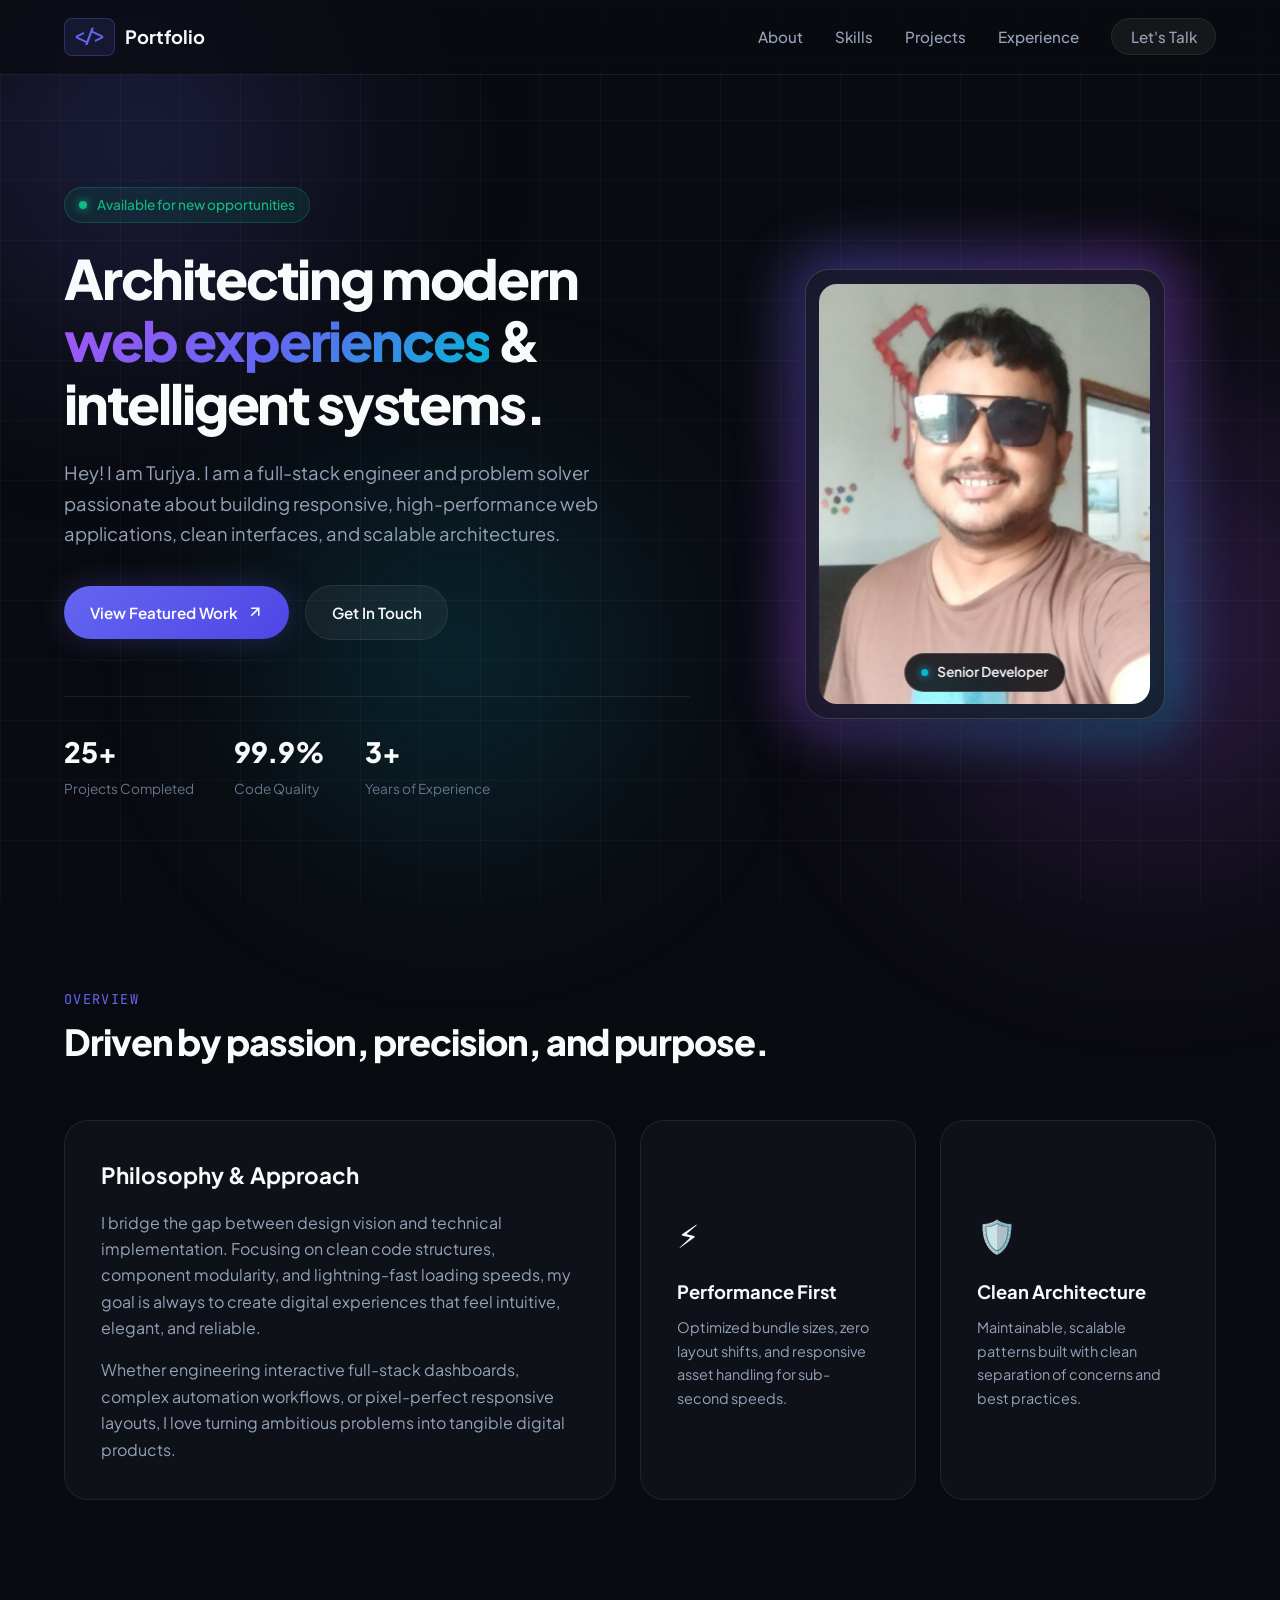
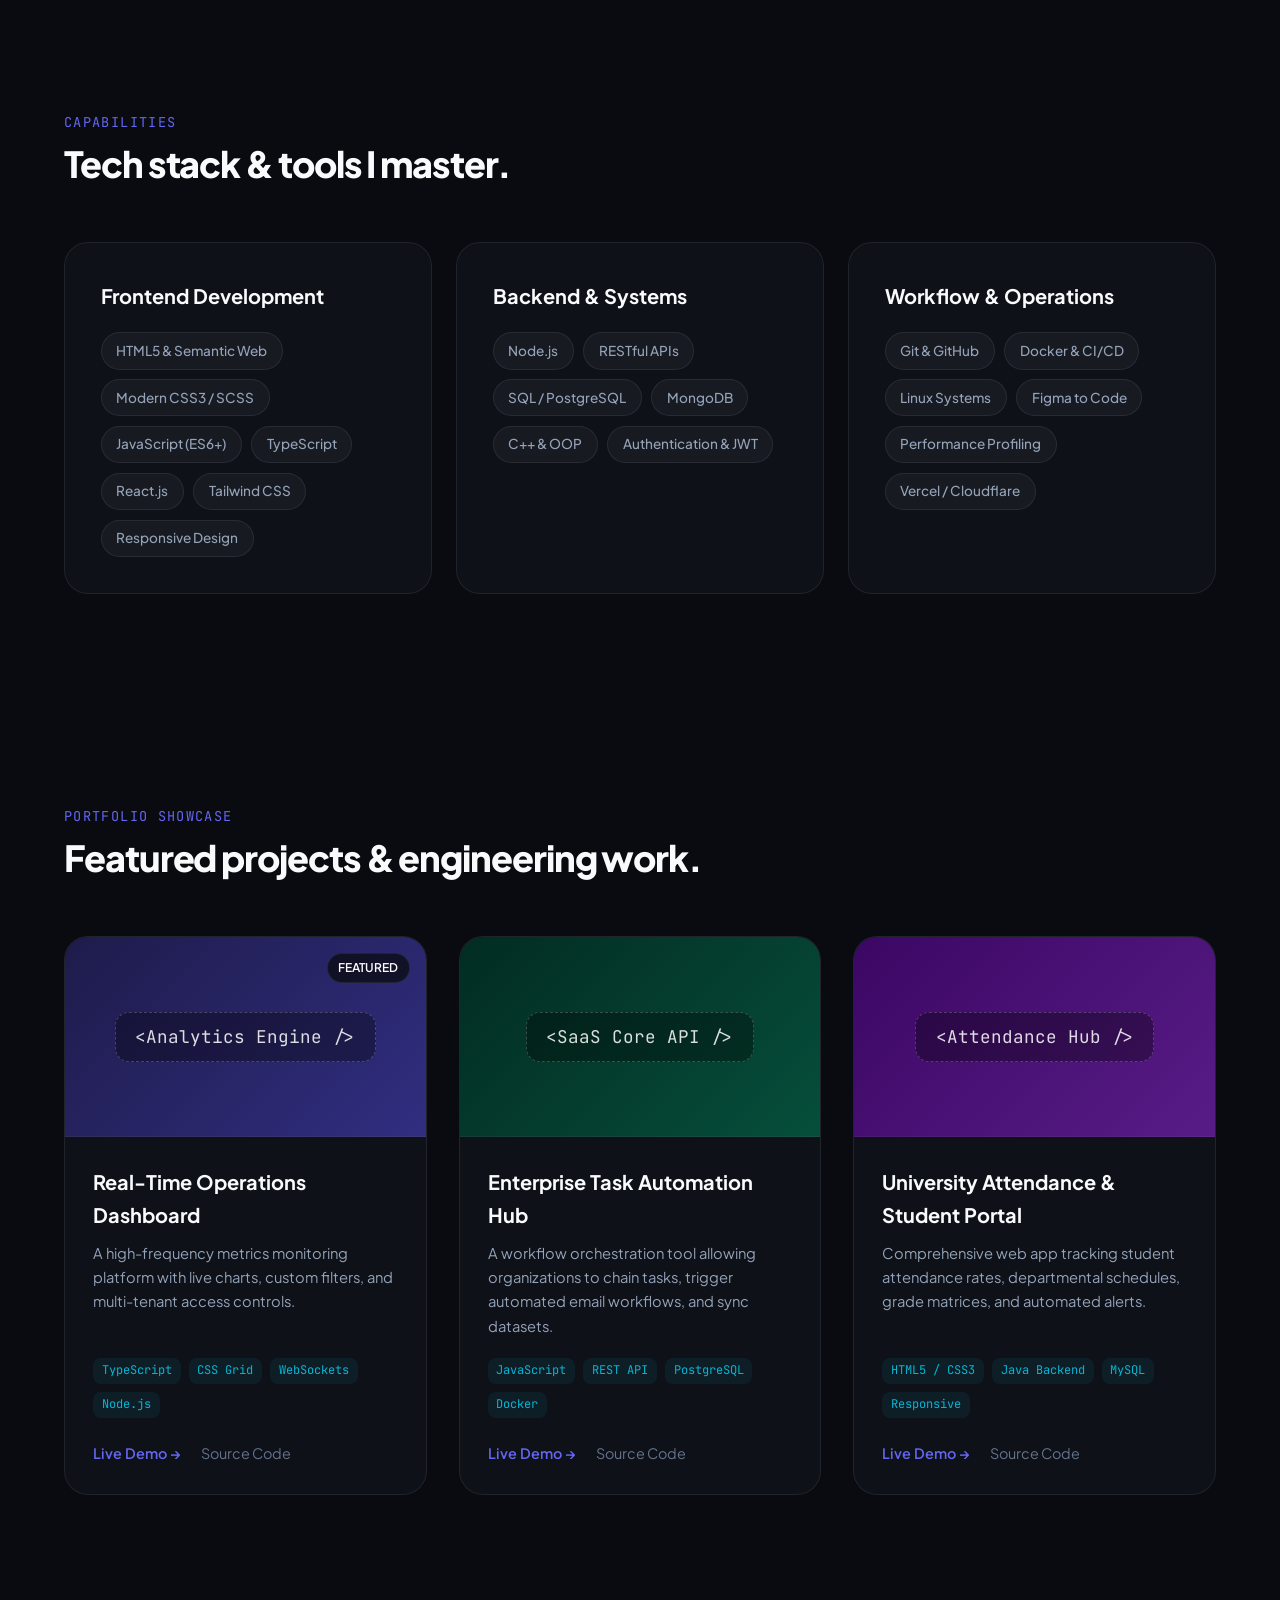
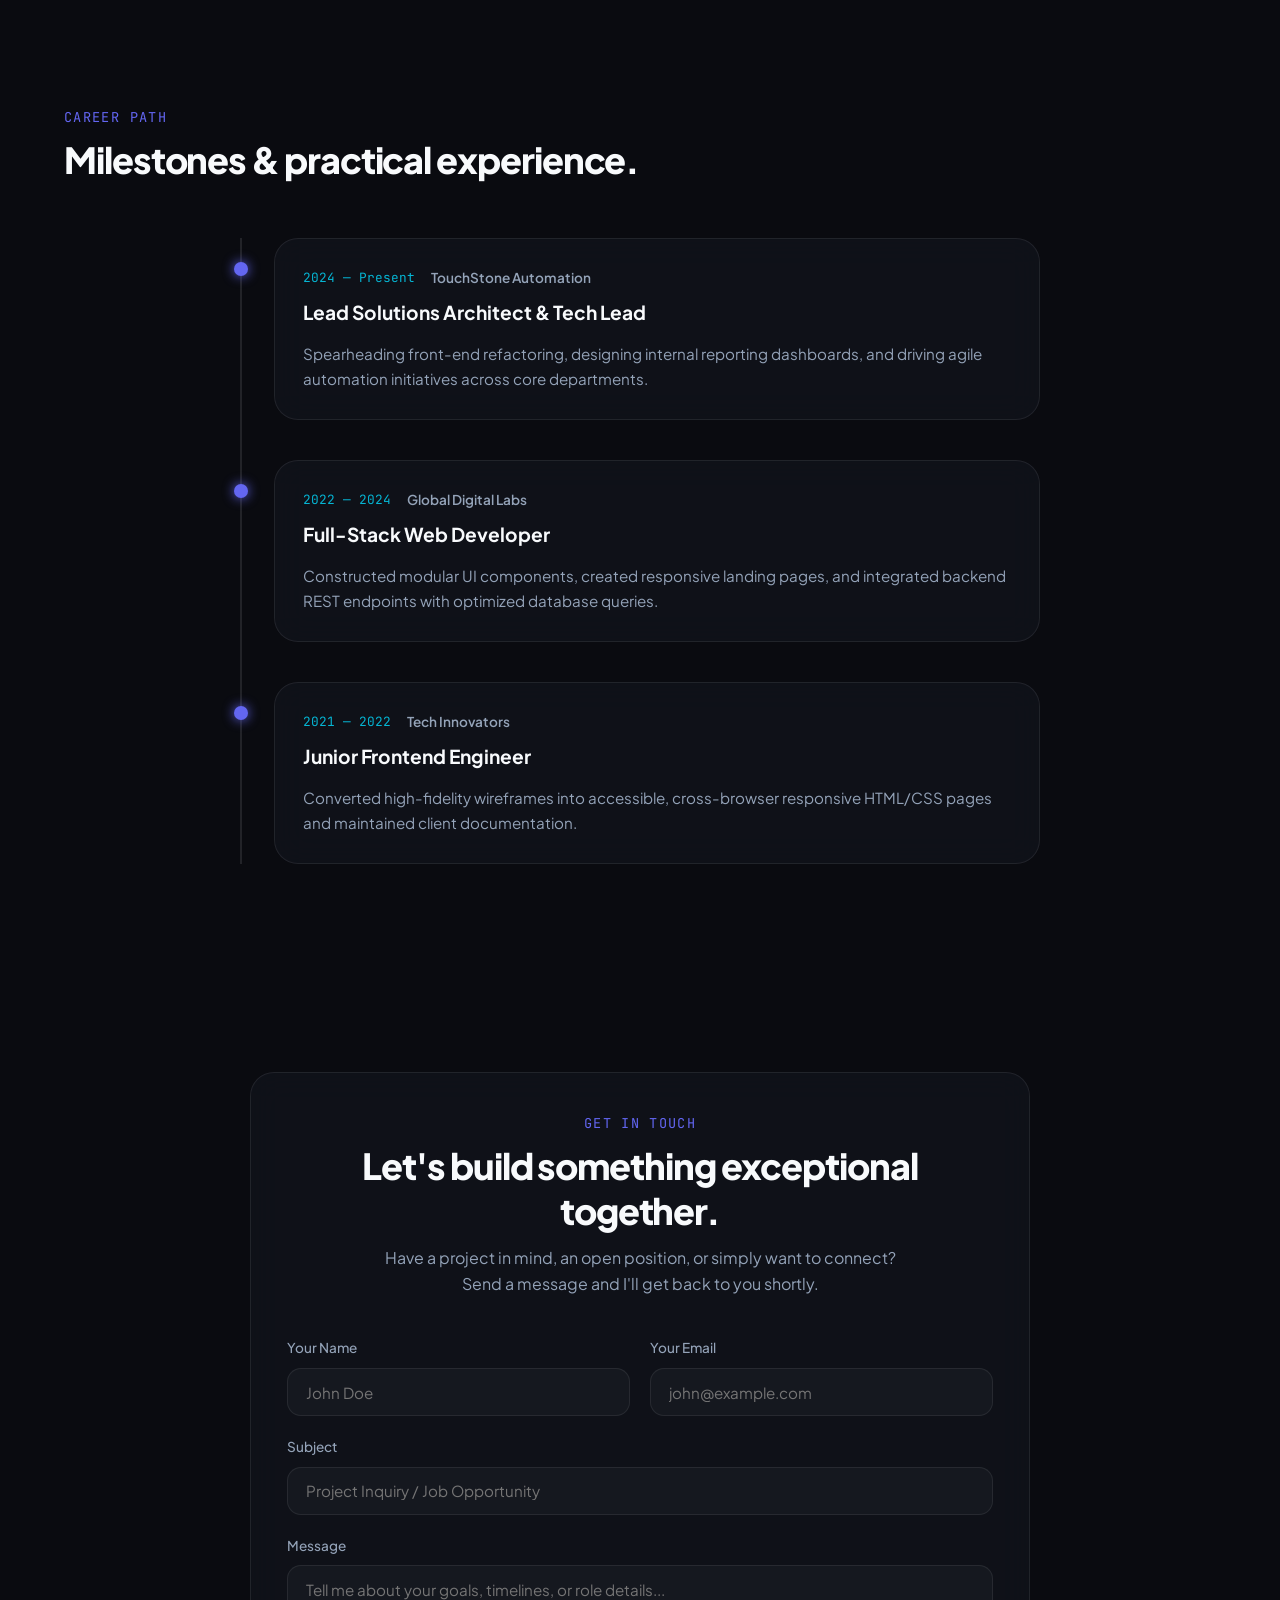
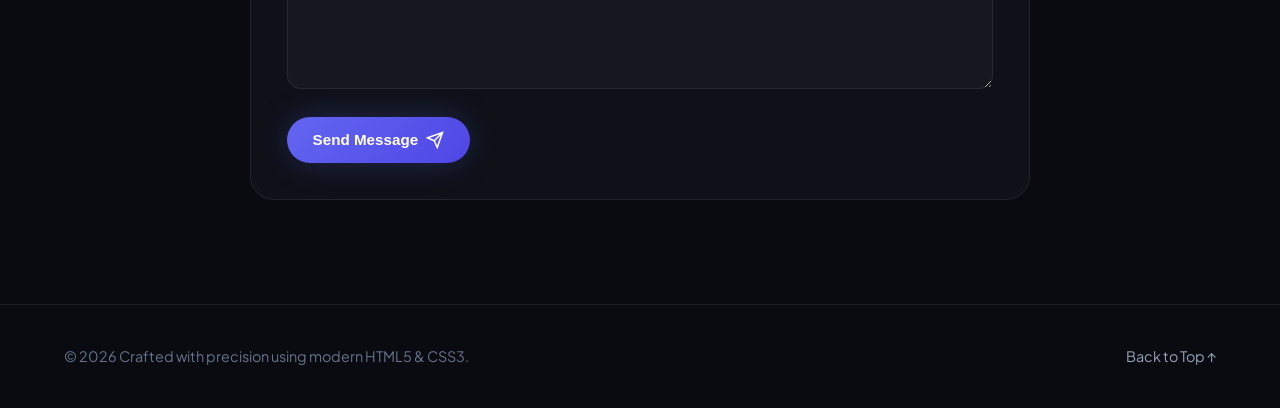
<file: index.html>
<!DOCTYPE html>
<html lang="en">
<head>
  <meta charset="UTF-8">
  <meta name="viewport" content="width=device-width, initial-scale=1.0">
  <title>Portfolio — Developer & Engineer</title>
  
  <!-- Google Fonts -->
  <link rel="preconnect" href="https://fonts.googleapis.com">
  <link rel="preconnect" href="https://fonts.gstatic.com" crossorigin>
  <link href="https://fonts.googleapis.com/css2?family=JetBrains+Mono:wght@400;600&family=Plus+Jakarta+Sans:wght@400;500;600;700;800&display=swap" rel="stylesheet">
  
  <!-- Stylesheet -->
  <link rel="stylesheet" href=" css_code.css"> 
</head>
<body>

  <!-- Ambient Glowing Background Elements -->
  <div class="glow-orb orb-1" aria-hidden="true"></div>
  <div class="glow-orb orb-2" aria-hidden="true"></div>
  <div class="glow-orb orb-3" aria-hidden="true"></div>
  <div class="bg-grid-overlay" aria-hidden="true"></div>

  <!-- Navigation Bar -->
  <header class="site-header">
    <nav class="nav-container">
      <a href="#hero" class="brand-logo">
        <span class="logo-symbol">&lt;/&gt;</span>
        <span class="logo-text">Portfolio</span>
      </a>

      <ul class="nav-links">
        <li><a href="#about">About</a></li>
        <li><a href="#skills">Skills</a></li>
        <li><a href="#projects">Projects</a></li>
        <li><a href="#experience">Experience</a></li>
        <li><a href="#contact" class="btn-nav">Let's Talk</a></li>
      </ul>
    </nav>
  </header>

  <main>
    <!-- Hero Section -->
    <section id="hero" class="hero-section">
      <div class="container hero-layout">
        
        <!-- Hero Text Content -->
        <div class="hero-content">
          <div class="status-badge">
            <span class="pulse-indicator"></span>
            Available for new opportunities
          </div>
          
          <h1 class="hero-title">
            Architecting modern <span class="gradient-text">web experiences</span> & intelligent systems.
          </h1>
          
          <p class="hero-description">
           Hey! I am  <bold>Turjya</bold>. I am a full-stack engineer and problem solver passionate about building responsive, high-performance web applications, clean interfaces, and scalable architectures.
          </p>

          <div class="hero-cta-group">
            <a href="#projects" class="btn btn-primary">
              View Featured Work
              <svg width="18" height="18" viewBox="0 0 24 24" fill="none" stroke="currentColor" stroke-width="2"><path d="M7 17l9.2-9.2M17 17V7H7"/></svg>
            </a>
            <a href="#contact" class="btn btn-secondary">Get In Touch</a>
          </div>

          <!-- Quick Stats Counter Strip -->
          <div class="hero-stats">
            <div class="stat-card">
              <span class="stat-number">25+</span>
              <span class="stat-label">Projects Completed</span>
            </div>
            <div class="stat-card">
              <span class="stat-number">99.9%</span>
              <span class="stat-label">Code Quality</span>
            </div>
            <div class="stat-card">
              <span class="stat-number">3+</span>
              <span class="stat-label">Years of Experience</span>
            </div>
          </div>
        </div>

        <!-- Hero Profile Picture Showcase -->
        <div class="hero-visual">
          <div class="avatar-card-wrapper">
            <div class="avatar-glow"></div>
            <div class="avatar-frame">
              <!-- PUT YOUR PICTURE HERE -->
              <img 
                src="turjoy.jpeg" 
                alt="Profile Portrait" 
                class="avatar-img"
                onerror="this.src='https://images.unsplash.com/photo-1534528741775-53994a69daeb?auto=format&fit=crop&w=700&q=80'"
              >
              <!-- Floating Card Tag -->
              <div class="avatar-tag">
                <span class="tag-status"></span>
                <span class="tag-name">Senior Developer</span>
              </div>
            </div>
          </div>
        </div>

      </div>
    </section>

    <!-- About Section -->
    <section id="about" class="section">
      <div class="container">
        <div class="section-header">
          <span class="section-tag">Overview</span>
          <h2 class="section-title">Driven by passion, precision, and purpose.</h2>
        </div>

        <div class="about-grid">
          <div class="card about-main-card">
            <h3>Philosophy & Approach</h3>
            <p>
              I bridge the gap between design vision and technical implementation. Focusing on clean code structures, component modularity, and lightning-fast loading speeds, my goal is always to create digital experiences that feel intuitive, elegant, and reliable.
            </p>
            <p>
              Whether engineering interactive full-stack dashboards, complex automation workflows, or pixel-perfect responsive layouts, I love turning ambitious problems into tangible digital products.
            </p>
          </div>

          <div class="card about-feature-card">
            <div class="feature-icon">⚡</div>
            <h4>Performance First</h4>
            <p>Optimized bundle sizes, zero layout shifts, and responsive asset handling for sub-second speeds.</p>
          </div>

          <div class="card about-feature-card">
            <div class="feature-icon">🛡️</div>
            <h4>Clean Architecture</h4>
            <p>Maintainable, scalable patterns built with clean separation of concerns and best practices.</p>
          </div>
        </div>
      </div>
    </section>

    <!-- Skills Section -->
    <section id="skills" class="section">
      <div class="container">
        <div class="section-header">
          <span class="section-tag">Capabilities</span>
          <h2 class="section-title">Tech stack & tools I master.</h2>
        </div>

        <div class="skills-grid">
          <!-- Skill Category: Frontend -->
          <div class="card skill-card">
            <h3 class="skill-category-title">Frontend Development</h3>
            <div class="skill-pills">
              <span class="skill-pill">HTML5 & Semantic Web</span>
              <span class="skill-pill">Modern CSS3 / SCSS</span>
              <span class="skill-pill">JavaScript (ES6+)</span>
              <span class="skill-pill">TypeScript</span>
              <span class="skill-pill">React.js</span>
              <span class="skill-pill">Tailwind CSS</span>
              <span class="skill-pill">Responsive Design</span>
            </div>
          </div>

          <!-- Skill Category: Backend & Data -->
          <div class="card skill-card">
            <h3 class="skill-category-title">Backend & Systems</h3>
            <div class="skill-pills">
              <span class="skill-pill">Node.js</span>
              <span class="skill-pill">RESTful APIs</span>
              <span class="skill-pill">SQL / PostgreSQL</span>
              <span class="skill-pill">MongoDB</span>
              <span class="skill-pill">C++ & OOP</span>
              <span class="skill-pill">Authentication & JWT</span>
            </div>
          </div>

          <!-- Skill Category: Tools & Workflow -->
          <div class="card skill-card">
            <h3 class="skill-category-title">Workflow & Operations</h3>
            <div class="skill-pills">
              <span class="skill-pill">Git & GitHub</span>
              <span class="skill-pill">Docker & CI/CD</span>
              <span class="skill-pill">Linux Systems</span>
              <span class="skill-pill">Figma to Code</span>
              <span class="skill-pill">Performance Profiling</span>
              <span class="skill-pill">Vercel / Cloudflare</span>
            </div>
          </div>
        </div>
      </div>
    </section>

    <!-- Projects Section -->
    <section id="projects" class="section">
      <div class="container">
        <div class="section-header">
          <span class="section-tag">Portfolio Showcase</span>
          <h2 class="section-title">Featured projects & engineering work.</h2>
        </div>

        <div class="projects-grid">
          <!-- Project Card 1 -->
          <article class="card project-card">
            <div class="project-preview preview-gradient-1">
              <div class="preview-badge">Featured</div>
              <div class="preview-mockup">&lt;Analytics Engine /&gt;</div>
            </div>
            <div class="project-body">
              <h3 class="project-title">Real-Time Operations Dashboard</h3>
              <p class="project-description">
                A high-frequency metrics monitoring platform with live charts, custom filters, and multi-tenant access controls.
              </p>
              <div class="project-tech-tags">
                <span>TypeScript</span>
                <span>CSS Grid</span>
                <span>WebSockets</span>
                <span>Node.js</span>
              </div>
              <div class="project-links">
                <a href="#" class="project-link">Live Demo →</a>
                <a href="#" class="project-link-secondary">Source Code</a>
              </div>
            </div>
          </article>

          <!-- Project Card 2 -->
          <article class="card project-card">
            <div class="project-preview preview-gradient-2">
              <div class="preview-mockup">&lt;SaaS Core API /&gt;</div>
            </div>
            <div class="project-body">
              <h3 class="project-title">Enterprise Task Automation Hub</h3>
              <p class="project-description">
                A workflow orchestration tool allowing organizations to chain tasks, trigger automated email workflows, and sync datasets.
              </p>
              <div class="project-tech-tags">
                <span>JavaScript</span>
                <span>REST API</span>
                <span>PostgreSQL</span>
                <span>Docker</span>
              </div>
              <div class="project-links">
                <a href="#" class="project-link">Live Demo →</a>
                <a href="#" class="project-link-secondary">Source Code</a>
              </div>
            </div>
          </article>

          <!-- Project Card 3 -->
          <article class="card project-card">
            <div class="project-preview preview-gradient-3">
              <div class="preview-mockup">&lt;Attendance Hub /&gt;</div>
            </div>
            <div class="project-body">
              <h3 class="project-title">University Attendance & Student Portal</h3>
              <p class="project-description">
                Comprehensive web app tracking student attendance rates, departmental schedules, grade matrices, and automated alerts.
              </p>
              <div class="project-tech-tags">
                <span>HTML5 / CSS3</span>
                <span>Java Backend</span>
                <span>MySQL</span>
                <span>Responsive</span>
              </div>
              <div class="project-links">
                <a href="#" class="project-link">Live Demo →</a>
                <a href="#" class="project-link-secondary">Source Code</a>
              </div>
            </div>
          </article>
        </div>
      </div>
    </section>

    <!-- Experience Timeline Section -->
    <section id="experience" class="section">
      <div class="container">
        <div class="section-header">
          <span class="section-tag">Career Path</span>
          <h2 class="section-title">Milestones & practical experience.</h2>
        </div>

        <div class="timeline">
          <!-- Timeline Item 1 -->
          <div class="timeline-item">
            <div class="timeline-dot"></div>
            <div class="card timeline-content">
              <div class="timeline-meta">
                <span class="timeline-period">2024 — Present</span>
                <span class="timeline-company">TouchStone Automation</span>
              </div>
              <h3 class="timeline-role">Lead Solutions Architect & Tech Lead</h3>
              <p>
                Spearheading front-end refactoring, designing internal reporting dashboards, and driving agile automation initiatives across core departments.
              </p>
            </div>
          </div>

          <!-- Timeline Item 2 -->
          <div class="timeline-item">
            <div class="timeline-dot"></div>
            <div class="card timeline-content">
              <div class="timeline-meta">
                <span class="timeline-period">2022 — 2024</span>
                <span class="timeline-company">Global Digital Labs</span>
              </div>
              <h3 class="timeline-role">Full-Stack Web Developer</h3>
              <p>
                Constructed modular UI components, created responsive landing pages, and integrated backend REST endpoints with optimized database queries.
              </p>
            </div>
          </div>

          <!-- Timeline Item 3 -->
          <div class="timeline-item">
            <div class="timeline-dot"></div>
            <div class="card timeline-content">
              <div class="timeline-meta">
                <span class="timeline-period">2021 — 2022</span>
                <span class="timeline-company">Tech Innovators</span>
              </div>
              <h3 class="timeline-role">Junior Frontend Engineer</h3>
              <p>
                Converted high-fidelity wireframes into accessible, cross-browser responsive HTML/CSS pages and maintained client documentation.
              </p>
            </div>
          </div>
        </div>
      </div>
    </section>

    <!-- Contact Section -->
    <section id="contact" class="section">
      <div class="container">
        <div class="card contact-card">
          <div class="contact-header">
            <span class="section-tag">Get in Touch</span>
            <h2 class="section-title">Let's build something exceptional together.</h2>
            <p class="contact-subtitle">
              Have a project in mind, an open position, or simply want to connect? Send a message and I'll get back to you shortly.
            </p>
          </div>

          <form class="contact-form" onsubmit="event.preventDefault(); alert('Message sent successfully!');">
            <div class="form-row">
              <div class="form-group">
                <label for="name">Your Name</label>
                <input type="text" id="name" placeholder="John Doe" required>
              </div>
              <div class="form-group">
                <label for="email">Your Email</label>
                <input type="email" id="email" placeholder="john@example.com" required>
              </div>
            </div>
            
            <div class="form-group">
              <label for="subject">Subject</label>
              <input type="text" id="subject" placeholder="Project Inquiry / Job Opportunity" required>
            </div>

            <div class="form-group">
              <label for="message">Message</label>
              <textarea id="message" rows="5" placeholder="Tell me about your goals, timelines, or role details..." required></textarea>
            </div>

            <button type="submit" class="btn btn-primary btn-submit">
              Send Message
              <svg width="18" height="18" viewBox="0 0 24 24" fill="none" stroke="currentColor" stroke-width="2"><path d="M22 2L11 13M22 2l-7 20-4-9-9-4 20-7z"/></svg>
            </button>
          </form>
        </div>
      </div>
    </section>
  </main>

  <!-- Footer -->
  <footer class="site-footer">
    <div class="container footer-content">
      <p>© 2026 Crafted with precision using modern HTML5 & CSS3.</p>
      <div class="footer-links">
        <a href="#hero">Back to Top ↑</a>
      </div>
    </div>
  </footer>

</body>
</html>
</file>
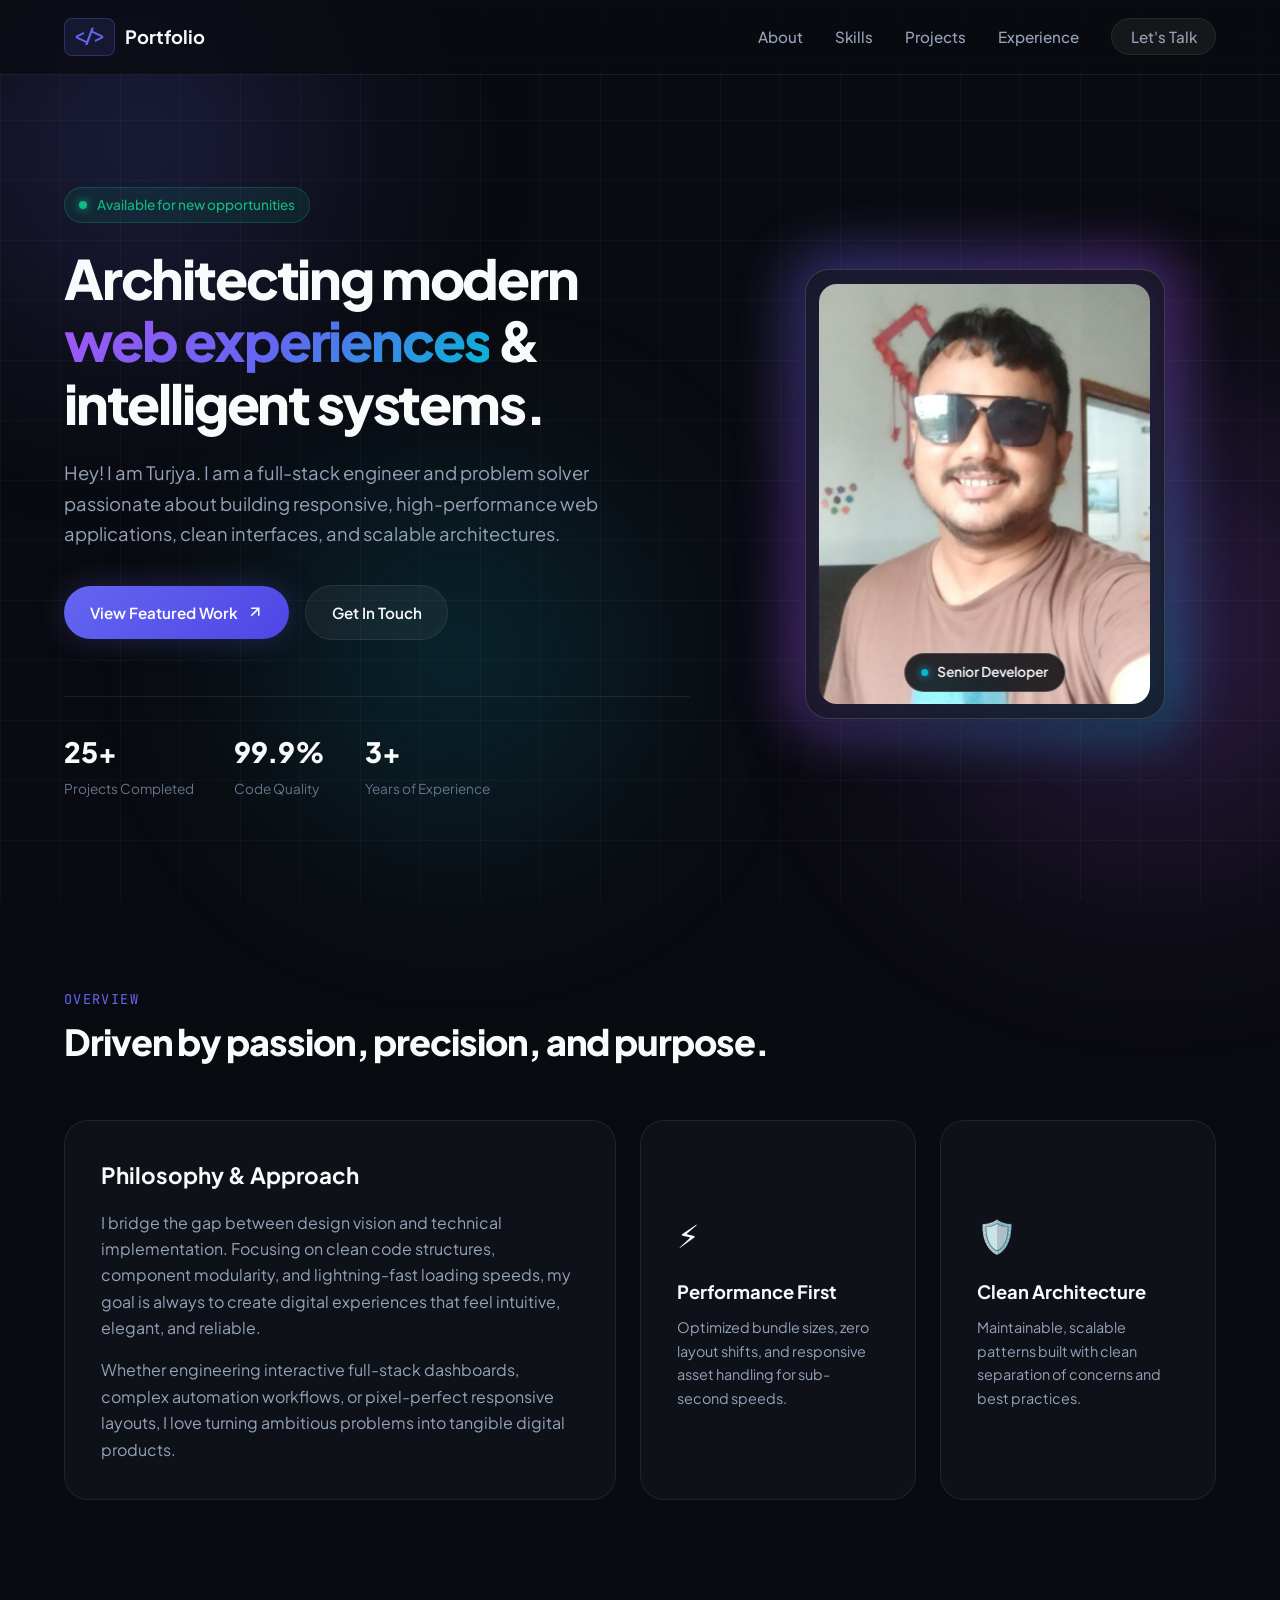
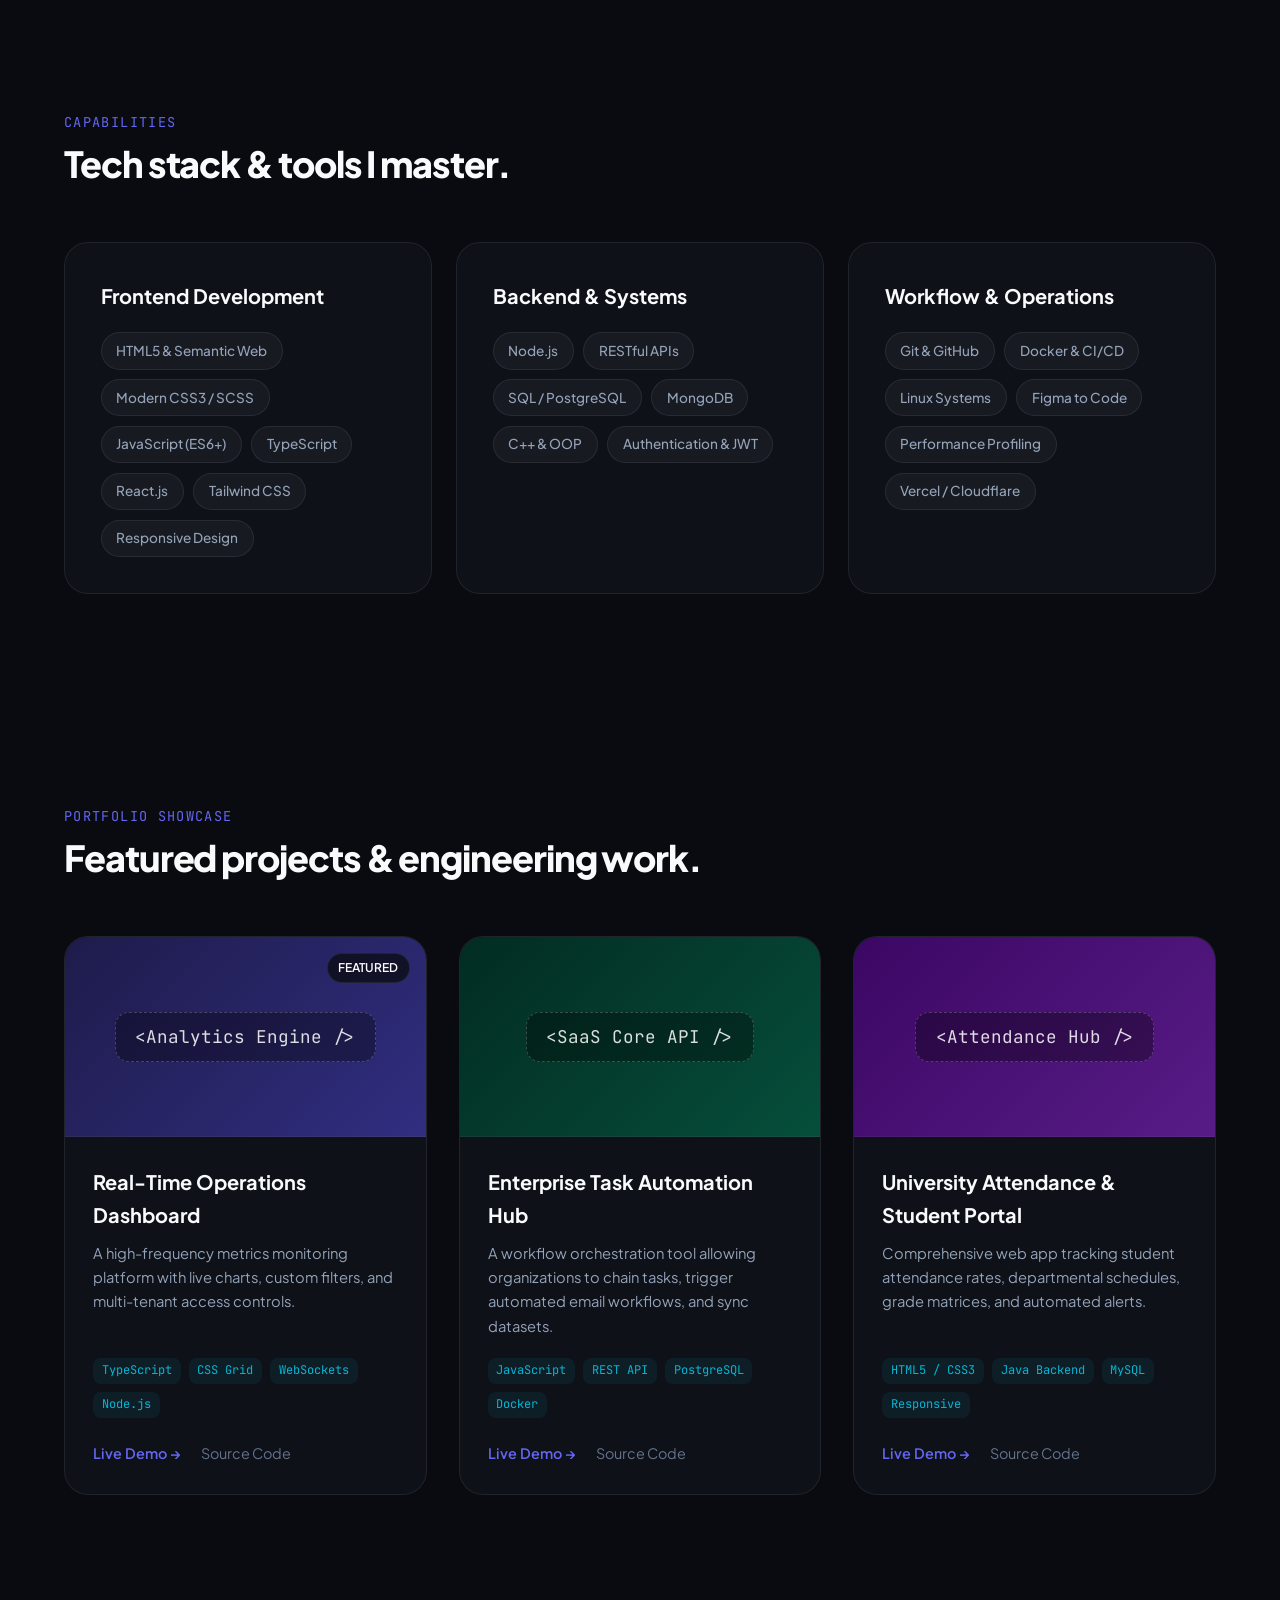
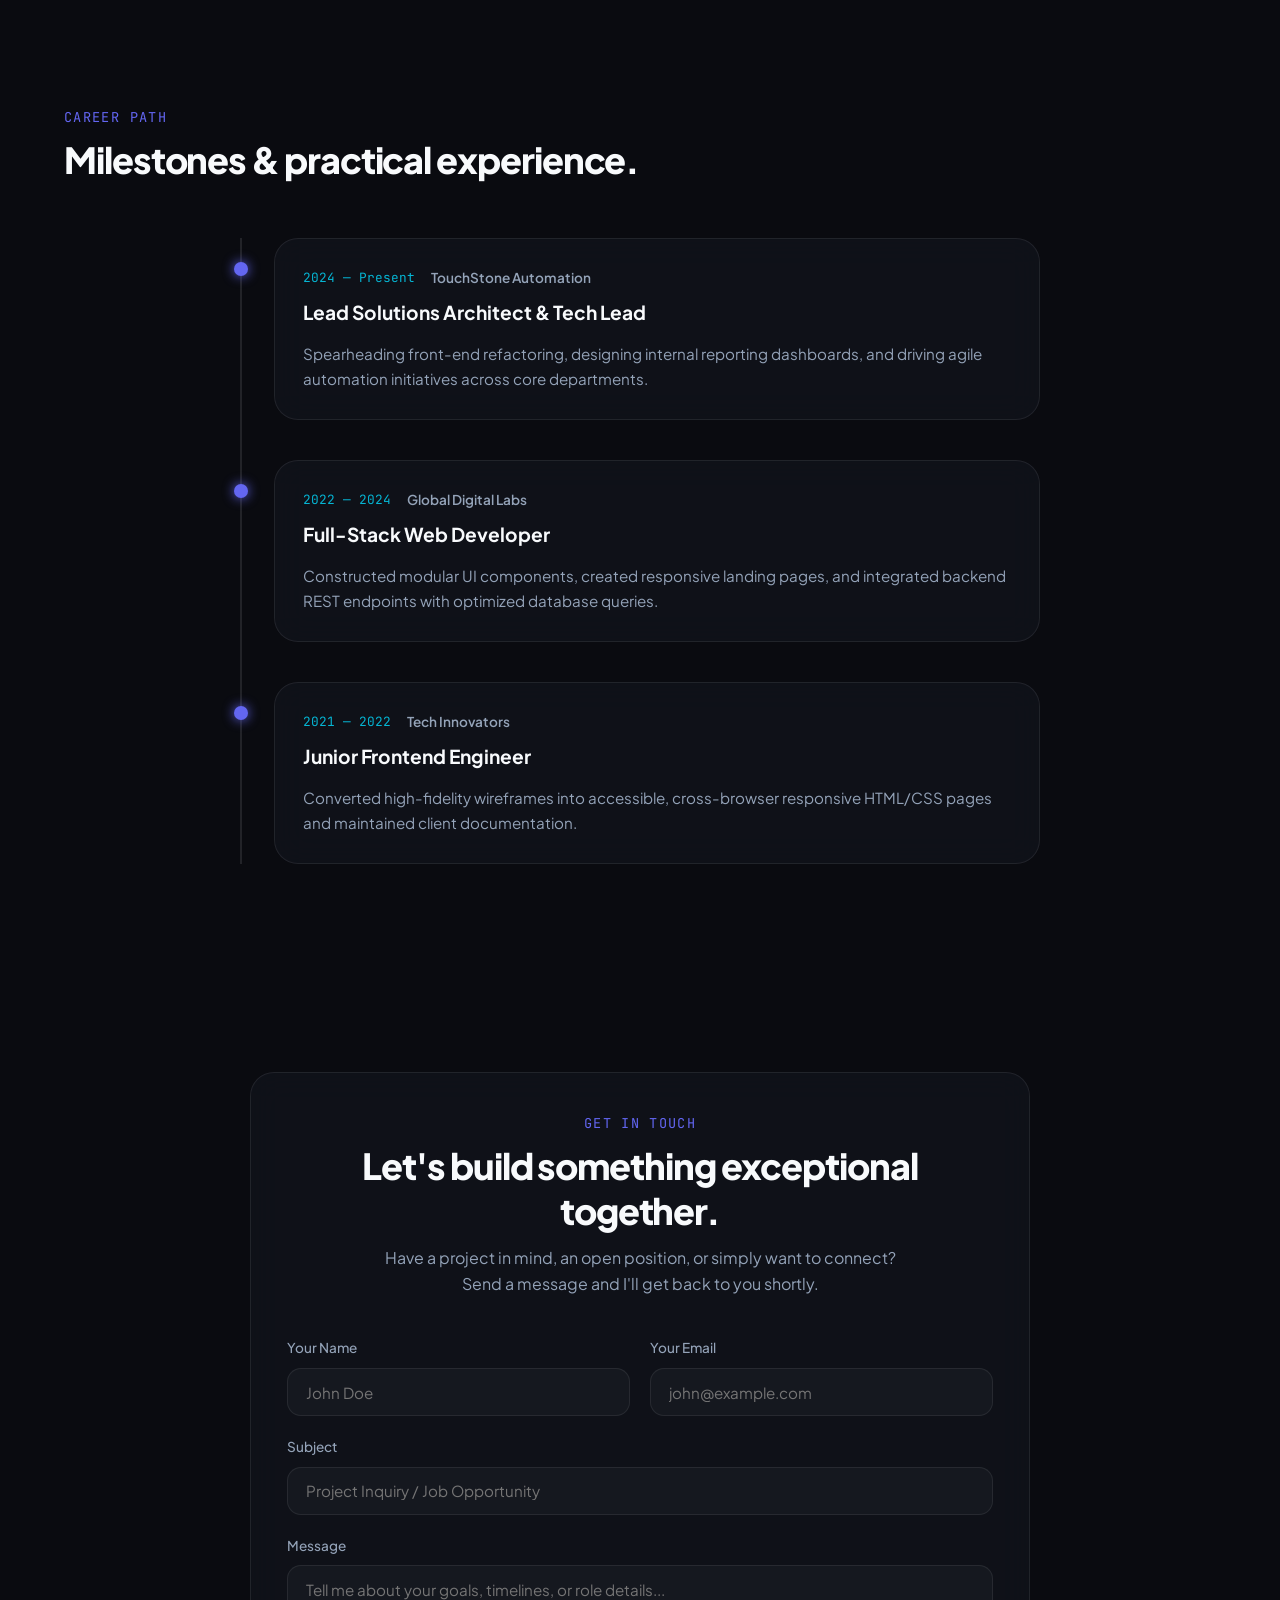
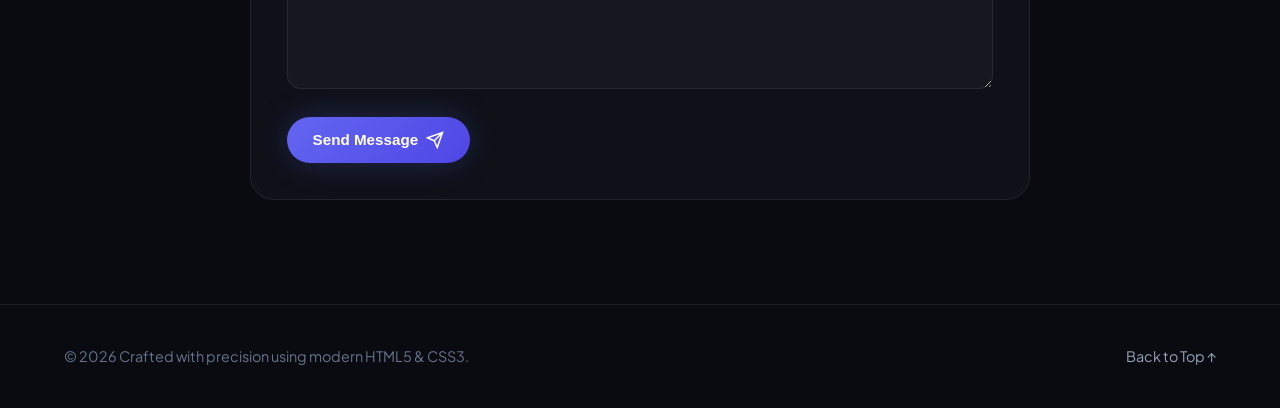
<file: html_code.html>
<!DOCTYPE html>
<html lang="en">
<head>
  <meta charset="UTF-8">
  <meta name="viewport" content="width=device-width, initial-scale=1.0">
  <title>Portfolio — Developer & Engineer</title>
  
  <!-- Google Fonts -->
  <link rel="preconnect" href="https://fonts.googleapis.com">
  <link rel="preconnect" href="https://fonts.gstatic.com" crossorigin>
  <link href="https://fonts.googleapis.com/css2?family=JetBrains+Mono:wght@400;600&family=Plus+Jakarta+Sans:wght@400;500;600;700;800&display=swap" rel="stylesheet">
  
  <!-- Stylesheet -->
  <link rel="stylesheet" href=" css_code.css"> 
</head>
<body>

  <!-- Ambient Glowing Background Elements -->
  <div class="glow-orb orb-1" aria-hidden="true"></div>
  <div class="glow-orb orb-2" aria-hidden="true"></div>
  <div class="glow-orb orb-3" aria-hidden="true"></div>
  <div class="bg-grid-overlay" aria-hidden="true"></div>

  <!-- Navigation Bar -->
  <header class="site-header">
    <nav class="nav-container">
      <a href="#hero" class="brand-logo">
        <span class="logo-symbol">&lt;/&gt;</span>
        <span class="logo-text">Portfolio</span>
      </a>

      <ul class="nav-links">
        <li><a href="#about">About</a></li>
        <li><a href="#skills">Skills</a></li>
        <li><a href="#projects">Projects</a></li>
        <li><a href="#experience">Experience</a></li>
        <li><a href="#contact" class="btn-nav">Let's Talk</a></li>
      </ul>
    </nav>
  </header>

  <main>
    <!-- Hero Section -->
    <section id="hero" class="hero-section">
      <div class="container hero-layout">
        
        <!-- Hero Text Content -->
        <div class="hero-content">
          <div class="status-badge">
            <span class="pulse-indicator"></span>
            Available for new opportunities
          </div>
          
          <h1 class="hero-title">
            Architecting modern <span class="gradient-text">web experiences</span> & intelligent systems.
          </h1>
          
          <p class="hero-description">
           Hey! I am  <bold>Turjya</bold>. I am a full-stack engineer and problem solver passionate about building responsive, high-performance web applications, clean interfaces, and scalable architectures.
          </p>

          <div class="hero-cta-group">
            <a href="#projects" class="btn btn-primary">
              View Featured Work
              <svg width="18" height="18" viewBox="0 0 24 24" fill="none" stroke="currentColor" stroke-width="2"><path d="M7 17l9.2-9.2M17 17V7H7"/></svg>
            </a>
            <a href="#contact" class="btn btn-secondary">Get In Touch</a>
          </div>

          <!-- Quick Stats Counter Strip -->
          <div class="hero-stats">
            <div class="stat-card">
              <span class="stat-number">25+</span>
              <span class="stat-label">Projects Completed</span>
            </div>
            <div class="stat-card">
              <span class="stat-number">99.9%</span>
              <span class="stat-label">Code Quality</span>
            </div>
            <div class="stat-card">
              <span class="stat-number">3+</span>
              <span class="stat-label">Years of Experience</span>
            </div>
          </div>
        </div>

        <!-- Hero Profile Picture Showcase -->
        <div class="hero-visual">
          <div class="avatar-card-wrapper">
            <div class="avatar-glow"></div>
            <div class="avatar-frame">
              <!-- PUT YOUR PICTURE HERE -->
              <img 
                src="turjoy.jpeg" 
                alt="Profile Portrait" 
                class="avatar-img"
                onerror="this.src='https://images.unsplash.com/photo-1534528741775-53994a69daeb?auto=format&fit=crop&w=700&q=80'"
              >
              <!-- Floating Card Tag -->
              <div class="avatar-tag">
                <span class="tag-status"></span>
                <span class="tag-name">Senior Developer</span>
              </div>
            </div>
          </div>
        </div>

      </div>
    </section>

    <!-- About Section -->
    <section id="about" class="section">
      <div class="container">
        <div class="section-header">
          <span class="section-tag">Overview</span>
          <h2 class="section-title">Driven by passion, precision, and purpose.</h2>
        </div>

        <div class="about-grid">
          <div class="card about-main-card">
            <h3>Philosophy & Approach</h3>
            <p>
              I bridge the gap between design vision and technical implementation. Focusing on clean code structures, component modularity, and lightning-fast loading speeds, my goal is always to create digital experiences that feel intuitive, elegant, and reliable.
            </p>
            <p>
              Whether engineering interactive full-stack dashboards, complex automation workflows, or pixel-perfect responsive layouts, I love turning ambitious problems into tangible digital products.
            </p>
          </div>

          <div class="card about-feature-card">
            <div class="feature-icon">⚡</div>
            <h4>Performance First</h4>
            <p>Optimized bundle sizes, zero layout shifts, and responsive asset handling for sub-second speeds.</p>
          </div>

          <div class="card about-feature-card">
            <div class="feature-icon">🛡️</div>
            <h4>Clean Architecture</h4>
            <p>Maintainable, scalable patterns built with clean separation of concerns and best practices.</p>
          </div>
        </div>
      </div>
    </section>

    <!-- Skills Section -->
    <section id="skills" class="section">
      <div class="container">
        <div class="section-header">
          <span class="section-tag">Capabilities</span>
          <h2 class="section-title">Tech stack & tools I master.</h2>
        </div>

        <div class="skills-grid">
          <!-- Skill Category: Frontend -->
          <div class="card skill-card">
            <h3 class="skill-category-title">Frontend Development</h3>
            <div class="skill-pills">
              <span class="skill-pill">HTML5 & Semantic Web</span>
              <span class="skill-pill">Modern CSS3 / SCSS</span>
              <span class="skill-pill">JavaScript (ES6+)</span>
              <span class="skill-pill">TypeScript</span>
              <span class="skill-pill">React.js</span>
              <span class="skill-pill">Tailwind CSS</span>
              <span class="skill-pill">Responsive Design</span>
            </div>
          </div>

          <!-- Skill Category: Backend & Data -->
          <div class="card skill-card">
            <h3 class="skill-category-title">Backend & Systems</h3>
            <div class="skill-pills">
              <span class="skill-pill">Node.js</span>
              <span class="skill-pill">RESTful APIs</span>
              <span class="skill-pill">SQL / PostgreSQL</span>
              <span class="skill-pill">MongoDB</span>
              <span class="skill-pill">C++ & OOP</span>
              <span class="skill-pill">Authentication & JWT</span>
            </div>
          </div>

          <!-- Skill Category: Tools & Workflow -->
          <div class="card skill-card">
            <h3 class="skill-category-title">Workflow & Operations</h3>
            <div class="skill-pills">
              <span class="skill-pill">Git & GitHub</span>
              <span class="skill-pill">Docker & CI/CD</span>
              <span class="skill-pill">Linux Systems</span>
              <span class="skill-pill">Figma to Code</span>
              <span class="skill-pill">Performance Profiling</span>
              <span class="skill-pill">Vercel / Cloudflare</span>
            </div>
          </div>
        </div>
      </div>
    </section>

    <!-- Projects Section -->
    <section id="projects" class="section">
      <div class="container">
        <div class="section-header">
          <span class="section-tag">Portfolio Showcase</span>
          <h2 class="section-title">Featured projects & engineering work.</h2>
        </div>

        <div class="projects-grid">
          <!-- Project Card 1 -->
          <article class="card project-card">
            <div class="project-preview preview-gradient-1">
              <div class="preview-badge">Featured</div>
              <div class="preview-mockup">&lt;Analytics Engine /&gt;</div>
            </div>
            <div class="project-body">
              <h3 class="project-title">Real-Time Operations Dashboard</h3>
              <p class="project-description">
                A high-frequency metrics monitoring platform with live charts, custom filters, and multi-tenant access controls.
              </p>
              <div class="project-tech-tags">
                <span>TypeScript</span>
                <span>CSS Grid</span>
                <span>WebSockets</span>
                <span>Node.js</span>
              </div>
              <div class="project-links">
                <a href="#" class="project-link">Live Demo →</a>
                <a href="#" class="project-link-secondary">Source Code</a>
              </div>
            </div>
          </article>

          <!-- Project Card 2 -->
          <article class="card project-card">
            <div class="project-preview preview-gradient-2">
              <div class="preview-mockup">&lt;SaaS Core API /&gt;</div>
            </div>
            <div class="project-body">
              <h3 class="project-title">Enterprise Task Automation Hub</h3>
              <p class="project-description">
                A workflow orchestration tool allowing organizations to chain tasks, trigger automated email workflows, and sync datasets.
              </p>
              <div class="project-tech-tags">
                <span>JavaScript</span>
                <span>REST API</span>
                <span>PostgreSQL</span>
                <span>Docker</span>
              </div>
              <div class="project-links">
                <a href="#" class="project-link">Live Demo →</a>
                <a href="#" class="project-link-secondary">Source Code</a>
              </div>
            </div>
          </article>

          <!-- Project Card 3 -->
          <article class="card project-card">
            <div class="project-preview preview-gradient-3">
              <div class="preview-mockup">&lt;Attendance Hub /&gt;</div>
            </div>
            <div class="project-body">
              <h3 class="project-title">University Attendance & Student Portal</h3>
              <p class="project-description">
                Comprehensive web app tracking student attendance rates, departmental schedules, grade matrices, and automated alerts.
              </p>
              <div class="project-tech-tags">
                <span>HTML5 / CSS3</span>
                <span>Java Backend</span>
                <span>MySQL</span>
                <span>Responsive</span>
              </div>
              <div class="project-links">
                <a href="#" class="project-link">Live Demo →</a>
                <a href="#" class="project-link-secondary">Source Code</a>
              </div>
            </div>
          </article>
        </div>
      </div>
    </section>

    <!-- Experience Timeline Section -->
    <section id="experience" class="section">
      <div class="container">
        <div class="section-header">
          <span class="section-tag">Career Path</span>
          <h2 class="section-title">Milestones & practical experience.</h2>
        </div>

        <div class="timeline">
          <!-- Timeline Item 1 -->
          <div class="timeline-item">
            <div class="timeline-dot"></div>
            <div class="card timeline-content">
              <div class="timeline-meta">
                <span class="timeline-period">2024 — Present</span>
                <span class="timeline-company">TouchStone Automation</span>
              </div>
              <h3 class="timeline-role">Lead Solutions Architect & Tech Lead</h3>
              <p>
                Spearheading front-end refactoring, designing internal reporting dashboards, and driving agile automation initiatives across core departments.
              </p>
            </div>
          </div>

          <!-- Timeline Item 2 -->
          <div class="timeline-item">
            <div class="timeline-dot"></div>
            <div class="card timeline-content">
              <div class="timeline-meta">
                <span class="timeline-period">2022 — 2024</span>
                <span class="timeline-company">Global Digital Labs</span>
              </div>
              <h3 class="timeline-role">Full-Stack Web Developer</h3>
              <p>
                Constructed modular UI components, created responsive landing pages, and integrated backend REST endpoints with optimized database queries.
              </p>
            </div>
          </div>

          <!-- Timeline Item 3 -->
          <div class="timeline-item">
            <div class="timeline-dot"></div>
            <div class="card timeline-content">
              <div class="timeline-meta">
                <span class="timeline-period">2021 — 2022</span>
                <span class="timeline-company">Tech Innovators</span>
              </div>
              <h3 class="timeline-role">Junior Frontend Engineer</h3>
              <p>
                Converted high-fidelity wireframes into accessible, cross-browser responsive HTML/CSS pages and maintained client documentation.
              </p>
            </div>
          </div>
        </div>
      </div>
    </section>

    <!-- Contact Section -->
    <section id="contact" class="section">
      <div class="container">
        <div class="card contact-card">
          <div class="contact-header">
            <span class="section-tag">Get in Touch</span>
            <h2 class="section-title">Let's build something exceptional together.</h2>
            <p class="contact-subtitle">
              Have a project in mind, an open position, or simply want to connect? Send a message and I'll get back to you shortly.
            </p>
          </div>

          <form class="contact-form" onsubmit="event.preventDefault(); alert('Message sent successfully!');">
            <div class="form-row">
              <div class="form-group">
                <label for="name">Your Name</label>
                <input type="text" id="name" placeholder="John Doe" required>
              </div>
              <div class="form-group">
                <label for="email">Your Email</label>
                <input type="email" id="email" placeholder="john@example.com" required>
              </div>
            </div>
            
            <div class="form-group">
              <label for="subject">Subject</label>
              <input type="text" id="subject" placeholder="Project Inquiry / Job Opportunity" required>
            </div>

            <div class="form-group">
              <label for="message">Message</label>
              <textarea id="message" rows="5" placeholder="Tell me about your goals, timelines, or role details..." required></textarea>
            </div>

            <button type="submit" class="btn btn-primary btn-submit">
              Send Message
              <svg width="18" height="18" viewBox="0 0 24 24" fill="none" stroke="currentColor" stroke-width="2"><path d="M22 2L11 13M22 2l-7 20-4-9-9-4 20-7z"/></svg>
            </button>
          </form>
        </div>
      </div>
    </section>
  </main>

  <!-- Footer -->
  <footer class="site-footer">
    <div class="container footer-content">
      <p>© 2026 Crafted with precision using modern HTML5 & CSS3.</p>
      <div class="footer-links">
        <a href="#hero">Back to Top ↑</a>
      </div>
    </div>
  </footer>

</body>
</html>
</file>
<file: css_code.css>
/* ==========================================================================
   1. Design Tokens & CSS Custom Properties
   ========================================================================== */
:root {
  --bg-dark: #0a0b10;
  --bg-surface: rgba(18, 20, 29, 0.7);
  --bg-surface-hover: rgba(26, 29, 44, 0.85);
  --border: rgba(255, 255, 255, 0.08);
  --border-focus: rgba(99, 102, 241, 0.5);

  --text-main: #f8fafc;
  --text-muted: #94a3b8;
  --text-dim: #64748b;

  --primary: #6366f1;
  --primary-glow: rgba(99, 102, 241, 0.35);
  --accent-cyan: #06b6d4;
  --accent-emerald: #10b981;
  --accent-purple: #a855f7;

  --radius-sm: 8px;
  --radius-md: 14px;
  --radius-lg: 24px;
  --radius-full: 9999px;

  --shadow-sm: 0 4px 12px rgba(0, 0, 0, 0.2);
  --shadow-md: 0 12px 32px -8px rgba(0, 0, 0, 0.4);
  --shadow-glow: 0 0 35px -5px var(--primary-glow);

  --font-main: 'Plus Jakarta Sans', system-ui, -apple-system, sans-serif;
  --font-mono: 'JetBrains Mono', monospace;
  --transition: all 0.25s cubic-bezier(0.16, 1, 0.3, 1);
}

/* ==========================================================================
   2. Reset & Global Styles
   ========================================================================== */
*, *::before, *::after {
  box-sizing: border-box;
  margin: 0;
  padding: 0;
}

html {
  scroll-behavior: smooth;
  color-scheme: dark;
}

body {
  font-family: var(--font-main);
  background-color: var(--bg-dark);
  color: var(--text-main);
  line-height: 1.65;
  overflow-x: hidden;
  position: relative;
  -webkit-font-smoothing: antialiased;
}

/* Background Atmospheric Glow Orbs */
.glow-orb {
  position: fixed;
  border-radius: 50%;
  filter: blur(120px);
  pointer-events: none;
  z-index: 0;
  opacity: 0.4;
}

.orb-1 {
  width: 480px;
  height: 480px;
  background: radial-gradient(circle, var(--primary) 0%, transparent 70%);
  top: -100px;
  left: -100px;
}

.orb-2 {
  width: 550px;
  height: 550px;
  background: radial-gradient(circle, var(--accent-purple) 0%, transparent 70%);
  top: 40%;
  right: -150px;
}

.orb-3 {
  width: 400px;
  height: 400px;
  background: radial-gradient(circle, var(--accent-cyan) 0%, transparent 70%);
  bottom: 5%;
  left: 20%;
}

.bg-grid-overlay {
  position: fixed;
  inset: 0;
  background-image: 
    linear-gradient(to right, rgba(255, 255, 255, 0.03) 1px, transparent 1px),
    linear-gradient(to bottom, rgba(255, 255, 255, 0.03) 1px, transparent 1px);
  background-size: 60px 60px;
  pointer-events: none;
  z-index: 1;
}

.container {
  width: 100%;
  max-width: 1200px;
  margin: 0 auto;
  padding: 0 1.5rem;
  position: relative;
  z-index: 2;
}

.section {
  padding: 6.5rem 0;
}

.section-header {
  margin-bottom: 3.5rem;
}

.section-tag {
  display: inline-block;
  font-family: var(--font-mono);
  font-size: 0.85rem;
  color: var(--primary);
  text-transform: uppercase;
  letter-spacing: 0.1em;
  margin-bottom: 0.5rem;
}

.section-title {
  font-size: 2.25rem;
  font-weight: 800;
  letter-spacing: -0.03em;
  line-height: 1.25;
}

.gradient-text {
  background: linear-gradient(135deg, #a855f7 0%, #6366f1 50%, #06b6d4 100%);
  -webkit-background-clip: text;
  -webkit-text-fill-color: transparent;
}

/* Glassmorphism Card Core */
.card {
  background: var(--bg-surface);
  backdrop-filter: blur(16px);
  -webkit-backdrop-filter: blur(16px);
  border: 1px solid var(--border);
  border-radius: var(--radius-lg);
  padding: 2.25rem;
  transition: var(--transition);
}

.card:hover {
  border-color: rgba(255, 255, 255, 0.16);
  transform: translateY(-4px);
  box-shadow: var(--shadow-md);
}

/* ==========================================================================
   3. Header & Navigation
   ========================================================================== */
.site-header {
  position: sticky;
  top: 0;
  width: 100%;
  background: rgba(10, 11, 16, 0.75);
  backdrop-filter: blur(20px);
  -webkit-backdrop-filter: blur(20px);
  border-bottom: 1px solid var(--border);
  z-index: 100;
}

.nav-container {
  max-width: 1200px;
  margin: 0 auto;
  padding: 1.1rem 1.5rem;
  display: flex;
  align-items: center;
  justify-content: space-between;
}

.brand-logo {
  display: flex;
  align-items: center;
  gap: 0.6rem;
  text-decoration: none;
  font-weight: 700;
  font-size: 1.15rem;
  color: var(--text-main);
}

.logo-symbol {
  font-family: var(--font-mono);
  color: var(--primary);
  background: rgba(99, 102, 241, 0.12);
  padding: 0.2rem 0.5rem;
  border-radius: var(--radius-sm);
  border: 1px solid rgba(99, 102, 241, 0.3);
}

.nav-links {
  list-style: none;
  display: flex;
  align-items: center;
  gap: 2rem;
}

.nav-links a {
  text-decoration: none;
  color: var(--text-muted);
  font-size: 0.95rem;
  font-weight: 500;
  transition: var(--transition);
}

.nav-links a:hover {
  color: var(--text-main);
}

.btn-nav {
  padding: 0.5rem 1.15rem;
  background: rgba(255, 255, 255, 0.05);
  border: 1px solid var(--border);
  border-radius: var(--radius-full);
}

.btn-nav:hover {
  background: var(--primary) !important;
  color: #fff !important;
  border-color: var(--primary) !important;
}

/* ==========================================================================
   4. Hero Section & Photo Showcase
   ========================================================================== */
.hero-section {
  padding: 7rem 0 5rem;
  position: relative;
}

.hero-layout {
  display: grid;
  grid-template-columns: 1.15fr 0.85fr;
  align-items: center;
  gap: 4rem;
}

.status-badge {
  display: inline-flex;
  align-items: center;
  gap: 0.6rem;
  padding: 0.35rem 0.9rem;
  background: rgba(16, 185, 129, 0.1);
  border: 1px solid rgba(16, 185, 129, 0.25);
  border-radius: var(--radius-full);
  font-size: 0.85rem;
  font-weight: 500;
  color: var(--accent-emerald);
  margin-bottom: 1.5rem;
}

.pulse-indicator {
  width: 8px;
  height: 8px;
  background-color: var(--accent-emerald);
  border-radius: 50%;
  box-shadow: 0 0 10px var(--accent-emerald);
}

.hero-title {
  font-size: 3.4rem;
  font-weight: 800;
  letter-spacing: -0.04em;
  line-height: 1.15;
  margin-bottom: 1.5rem;
}

.hero-description {
  font-size: 1.15rem;
  color: var(--text-muted);
  max-width: 540px;
  margin-bottom: 2.25rem;
}

.hero-cta-group {
  display: flex;
  align-items: center;
  gap: 1rem;
  margin-bottom: 3.5rem;
}

.btn {
  display: inline-flex;
  align-items: center;
  gap: 0.5rem;
  font-weight: 600;
  font-size: 0.95rem;
  padding: 0.85rem 1.6rem;
  border-radius: var(--radius-full);
  text-decoration: none;
  cursor: pointer;
  transition: var(--transition);
  border: none;
}

.btn-primary {
  background: linear-gradient(135deg, var(--primary), #4f46e5);
  color: #ffffff;
  box-shadow: var(--shadow-glow);
}

.btn-primary:hover {
  transform: translateY(-2px);
  box-shadow: 0 0 45px rgba(99, 102, 241, 0.55);
}

.btn-secondary {
  background: rgba(255, 255, 255, 0.05);
  color: var(--text-main);
  border: 1px solid var(--border);
}

.btn-secondary:hover {
  background: rgba(255, 255, 255, 0.1);
  border-color: rgba(255, 255, 255, 0.2);
}

.hero-stats {
  display: flex;
  gap: 2.5rem;
  border-top: 1px solid var(--border);
  padding-top: 2rem;
}

.stat-number {
  display: block;
  font-size: 1.75rem;
  font-weight: 800;
  color: var(--text-main);
}

.stat-label {
  font-size: 0.85rem;
  color: var(--text-dim);
}

/* Profile Photo Showcase */
.hero-visual {
  position: relative;
  display: flex;
  justify-content: center;
}

.avatar-card-wrapper {
  position: relative;
  width: 100%;
  max-width: 360px;
}

.avatar-glow {
  position: absolute;
  inset: -15px;
  background: linear-gradient(135deg, var(--primary), var(--accent-purple), var(--accent-cyan));
  border-radius: calc(var(--radius-lg) + 12px);
  filter: blur(28px);
  opacity: 0.45;
  z-index: 1;
}

.avatar-frame {
  position: relative;
  z-index: 2;
  border-radius: var(--radius-lg);
  background: var(--bg-surface);
  border: 1px solid rgba(255, 255, 255, 0.15);
  padding: 0.85rem;
  box-shadow: var(--shadow-md);
  overflow: hidden;
}

.avatar-img {
  width: 100%;
  height: 420px;
  object-fit: cover;
  border-radius: calc(var(--radius-lg) - 6px);
  display: block;
  background-color: #1e2230;
}

.avatar-tag {
  position: absolute;
  bottom: 1.6rem;
  left: 50%;
  transform: translateX(-50%);
  background: rgba(10, 11, 16, 0.85);
  backdrop-filter: blur(12px);
  -webkit-backdrop-filter: blur(12px);
  border: 1px solid rgba(255, 255, 255, 0.18);
  padding: 0.45rem 1rem;
  border-radius: var(--radius-full);
  display: flex;
  align-items: center;
  gap: 0.6rem;
  white-space: nowrap;
}

.tag-status {
  width: 7px;
  height: 7px;
  background-color: var(--accent-cyan);
  border-radius: 50%;
  box-shadow: 0 0 8px var(--accent-cyan);
}

.tag-name {
  font-size: 0.85rem;
  font-weight: 600;
  color: var(--text-main);
}

/* ==========================================================================
   5. About Section
   ========================================================================== */
.about-grid {
  display: grid;
  grid-template-columns: 2fr 1fr 1fr;
  gap: 1.5rem;
}

.about-main-card h3 {
  font-size: 1.4rem;
  margin-bottom: 1rem;
}

.about-main-card p {
  color: var(--text-muted);
  margin-bottom: 1rem;
}

.about-main-card p:last-child {
  margin-bottom: 0;
}

.about-feature-card {
  display: flex;
  flex-direction: column;
  justify-content: center;
}

.feature-icon {
  font-size: 2rem;
  margin-bottom: 1rem;
}

.about-feature-card h4 {
  font-size: 1.15rem;
  margin-bottom: 0.5rem;
}

.about-feature-card p {
  font-size: 0.9rem;
  color: var(--text-muted);
}

/* ==========================================================================
   6. Skills Section
   ========================================================================== */
.skills-grid {
  display: grid;
  grid-template-columns: repeat(auto-fit, minmax(320px, 1fr));
  gap: 1.5rem;
}

.skill-category-title {
  font-size: 1.25rem;
  margin-bottom: 1.25rem;
  font-weight: 700;
}

.skill-pills {
  display: flex;
  flex-wrap: wrap;
  gap: 0.6rem;
}

.skill-pill {
  font-size: 0.85rem;
  padding: 0.4rem 0.9rem;
  border-radius: var(--radius-full);
  background: rgba(255, 255, 255, 0.04);
  border: 1px solid var(--border);
  color: var(--text-muted);
  font-weight: 500;
  transition: var(--transition);
}

.skill-pill:hover {
  color: var(--text-main);
  border-color: var(--primary);
  background: rgba(99, 102, 241, 0.1);
  transform: translateY(-2px);
}

/* ==========================================================================
   7. Projects Section
   ========================================================================== */
.projects-grid {
  display: grid;
  grid-template-columns: repeat(auto-fit, minmax(340px, 1fr));
  gap: 2rem;
}

.project-card {
  padding: 0;
  overflow: hidden;
  display: flex;
  flex-direction: column;
}

.project-preview {
  height: 200px;
  position: relative;
  display: flex;
  align-items: center;
  justify-content: center;
  border-bottom: 1px solid var(--border);
}

.preview-gradient-1 {
  background: linear-gradient(135deg, #1e1b4b, #312e81);
}

.preview-gradient-2 {
  background: linear-gradient(135deg, #022c22, #064e3b);
}

.preview-gradient-3 {
  background: linear-gradient(135deg, #3b0764, #581c87);
}

.preview-badge {
  position: absolute;
  top: 1rem;
  right: 1rem;
  font-size: 0.75rem;
  font-weight: 600;
  text-transform: uppercase;
  background: rgba(10, 11, 16, 0.75);
  border: 1px solid var(--border);
  padding: 0.25rem 0.65rem;
  border-radius: var(--radius-full);
}

.preview-mockup {
  font-family: var(--font-mono);
  font-size: 1.1rem;
  color: rgba(255, 255, 255, 0.85);
  background: rgba(0, 0, 0, 0.35);
  padding: 0.6rem 1.2rem;
  border-radius: var(--radius-md);
  border: 1px dashed rgba(255, 255, 255, 0.2);
}

.project-body {
  padding: 1.75rem;
  display: flex;
  flex-direction: column;
  flex-grow: 1;
}

.project-title {
  font-size: 1.25rem;
  margin-bottom: 0.6rem;
}

.project-description {
  font-size: 0.92rem;
  color: var(--text-muted);
  margin-bottom: 1.25rem;
  flex-grow: 1;
}

.project-tech-tags {
  display: flex;
  flex-wrap: wrap;
  gap: 0.5rem;
  margin-bottom: 1.5rem;
}

.project-tech-tags span {
  font-family: var(--font-mono);
  font-size: 0.75rem;
  color: var(--accent-cyan);
  background: rgba(6, 182, 212, 0.08);
  padding: 0.2rem 0.55rem;
  border-radius: var(--radius-sm);
}

.project-links {
  display: flex;
  align-items: center;
  gap: 1.25rem;
}

.project-link {
  font-size: 0.9rem;
  font-weight: 600;
  color: var(--primary);
  text-decoration: none;
}

.project-link:hover {
  text-decoration: underline;
}

.project-link-secondary {
  font-size: 0.9rem;
  color: var(--text-dim);
  text-decoration: none;
}

.project-link-secondary:hover {
  color: var(--text-main);
}

/* ==========================================================================
   8. Timeline / Experience Section
   ========================================================================== */
.timeline {
  position: relative;
  max-width: 800px;
  margin: 0 auto;
  padding-left: 2rem;
  border-left: 2px solid rgba(255, 255, 255, 0.1);
}

.timeline-item {
  position: relative;
  margin-bottom: 2.5rem;
}

.timeline-item:last-child {
  margin-bottom: 0;
}

.timeline-dot {
  position: absolute;
  width: 14px;
  height: 14px;
  border-radius: 50%;
  background: var(--primary);
  left: -2.5rem;
  top: 1.5rem;
  box-shadow: 0 0 12px var(--primary);
}

.timeline-content {
  padding: 1.75rem;
}

.timeline-meta {
  display: flex;
  gap: 1rem;
  margin-bottom: 0.5rem;
}

.timeline-period {
  font-family: var(--font-mono);
  font-size: 0.8rem;
  color: var(--accent-cyan);
}

.timeline-company {
  font-size: 0.85rem;
  font-weight: 600;
  color: var(--text-muted);
}

.timeline-role {
  font-size: 1.2rem;
  margin-bottom: 0.75rem;
}

.timeline-content p {
  font-size: 0.95rem;
  color: var(--text-muted);
}

/* ==========================================================================
   9. Contact Form
   ========================================================================== */
.contact-card {
  max-width: 780px;
  margin: 0 auto;
}

.contact-header {
  text-align: center;
  margin-bottom: 2.5rem;
}

.contact-subtitle {
  color: var(--text-muted);
  max-width: 520px;
  margin: 0.75rem auto 0;
}

.contact-form {
  display: flex;
  flex-direction: column;
  gap: 1.25rem;
}

.form-row {
  display: grid;
  grid-template-columns: 1fr 1fr;
  gap: 1.25rem;
}

.form-group {
  display: flex;
  flex-direction: column;
  gap: 0.5rem;
}

.form-group label {
  font-size: 0.85rem;
  font-weight: 500;
  color: var(--text-muted);
}

.form-group input,
.form-group textarea {
  width: 100%;
  padding: 0.85rem 1.15rem;
  background: rgba(255, 255, 255, 0.03);
  border: 1px solid var(--border);
  border-radius: var(--radius-md);
  color: var(--text-main);
  font-family: inherit;
  font-size: 0.95rem;
  transition: var(--transition);
}

.form-group input:focus,
.form-group textarea:focus {
  outline: none;
  border-color: var(--primary);
  background: rgba(99, 102, 241, 0.05);
  box-shadow: 0 0 0 3px rgba(99, 102, 241, 0.15);
}

.btn-submit {
  align-self: flex-start;
  margin-top: 0.5rem;
}

/* ==========================================================================
   10. Footer & Responsive Media Queries
   ========================================================================== */
.site-footer {
  border-top: 1px solid var(--border);
  padding: 2.5rem 0;
  position: relative;
  z-index: 2;
}

.footer-content {
  display: flex;
  justify-content: space-between;
  align-items: center;
  font-size: 0.9rem;
  color: var(--text-dim);
}

.footer-links a {
  color: var(--text-muted);
  text-decoration: none;
}

.footer-links a:hover {
  color: var(--text-main);
}

/* Responsiveness */
@media (max-width: 992px) {
  .hero-layout {
    grid-template-columns: 1fr;
    text-align: center;
    gap: 3rem;
  }

  .hero-description {
    margin: 0 auto 2rem;
  }

  .hero-cta-group {
    justify-content: center;
  }

  .hero-stats {
    justify-content: center;
  }

  .about-grid {
    grid-template-columns: 1fr;
  }
}

@media (max-width: 768px) {
  .nav-links {
    display: none; /* Can be enhanced with a hamburger menu */
  }

  .hero-title {
    font-size: 2.5rem;
  }

  .form-row {
    grid-template-columns: 1fr;
  }

  .hero-stats {
    flex-direction: column;
    gap: 1.25rem;
  }

  .footer-content {
    flex-direction: column;
    gap: 1rem;
    text-align: center;
  }
}
</file>
